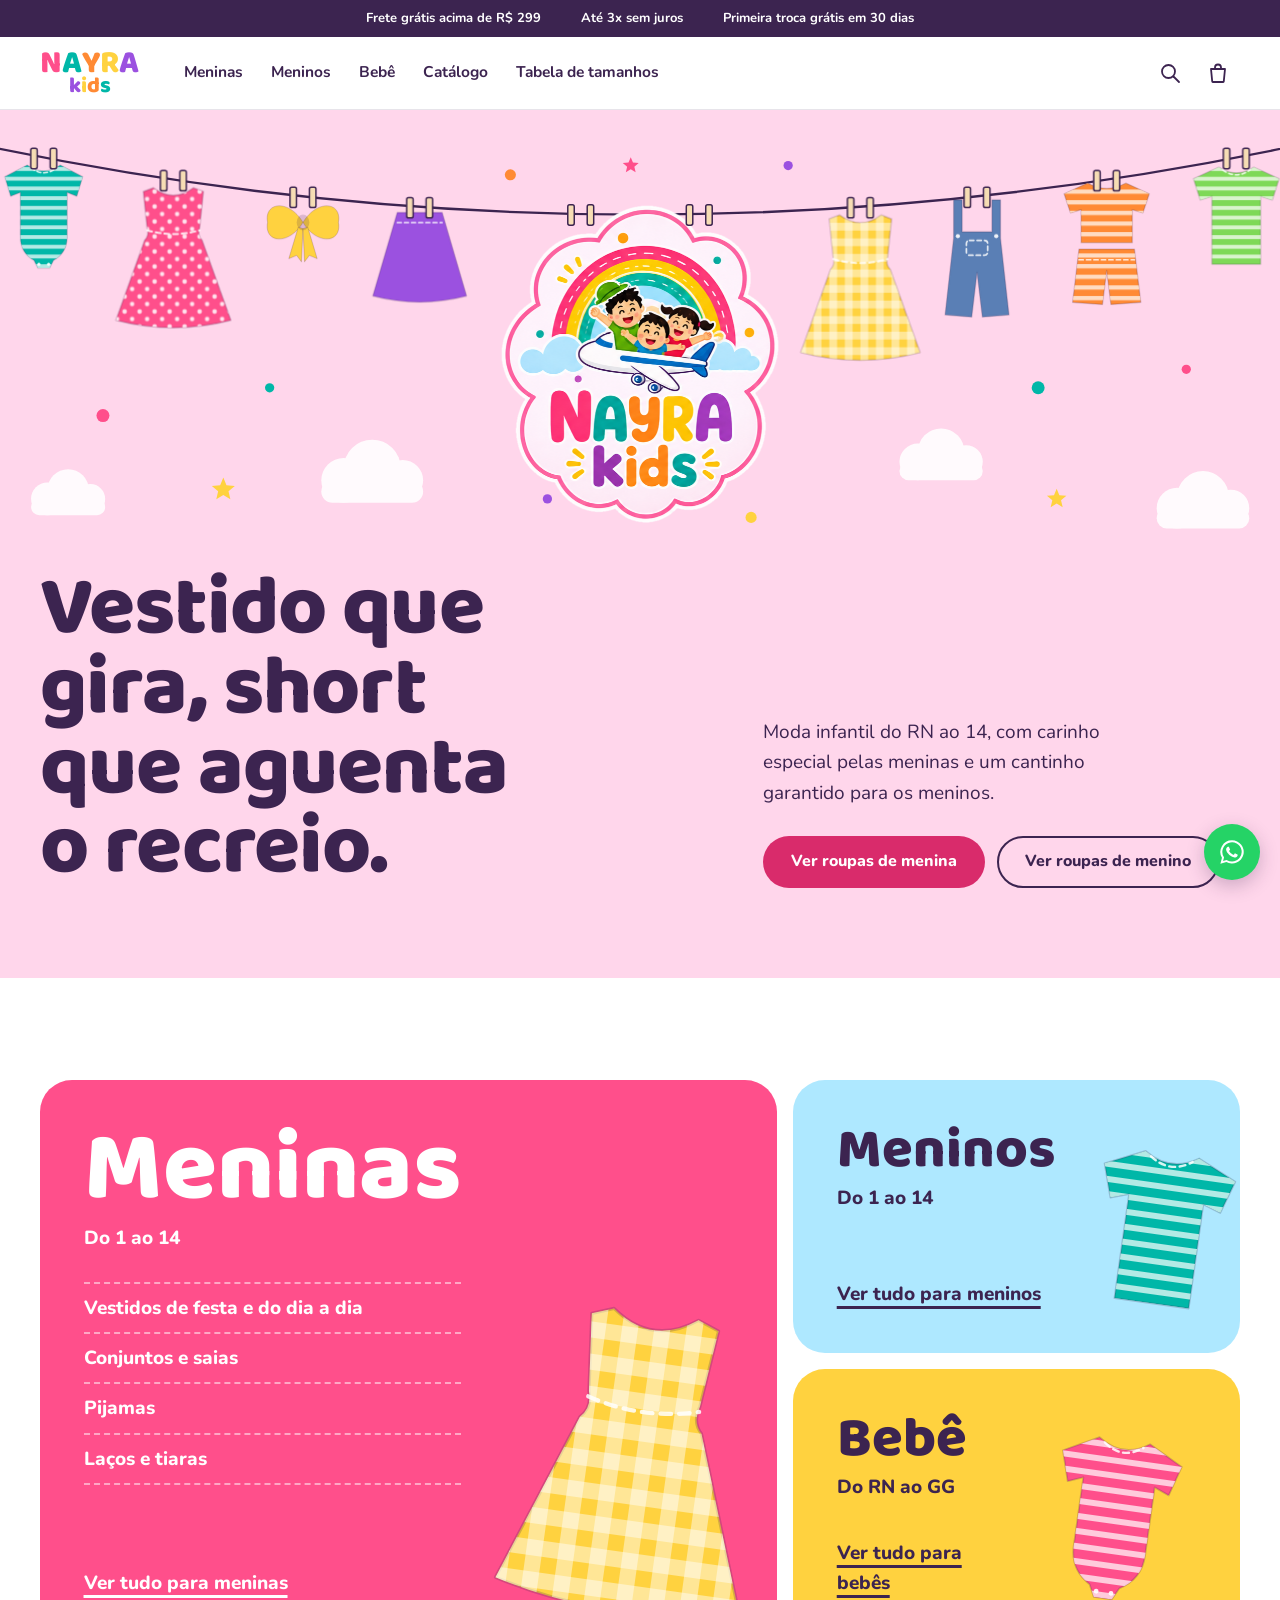
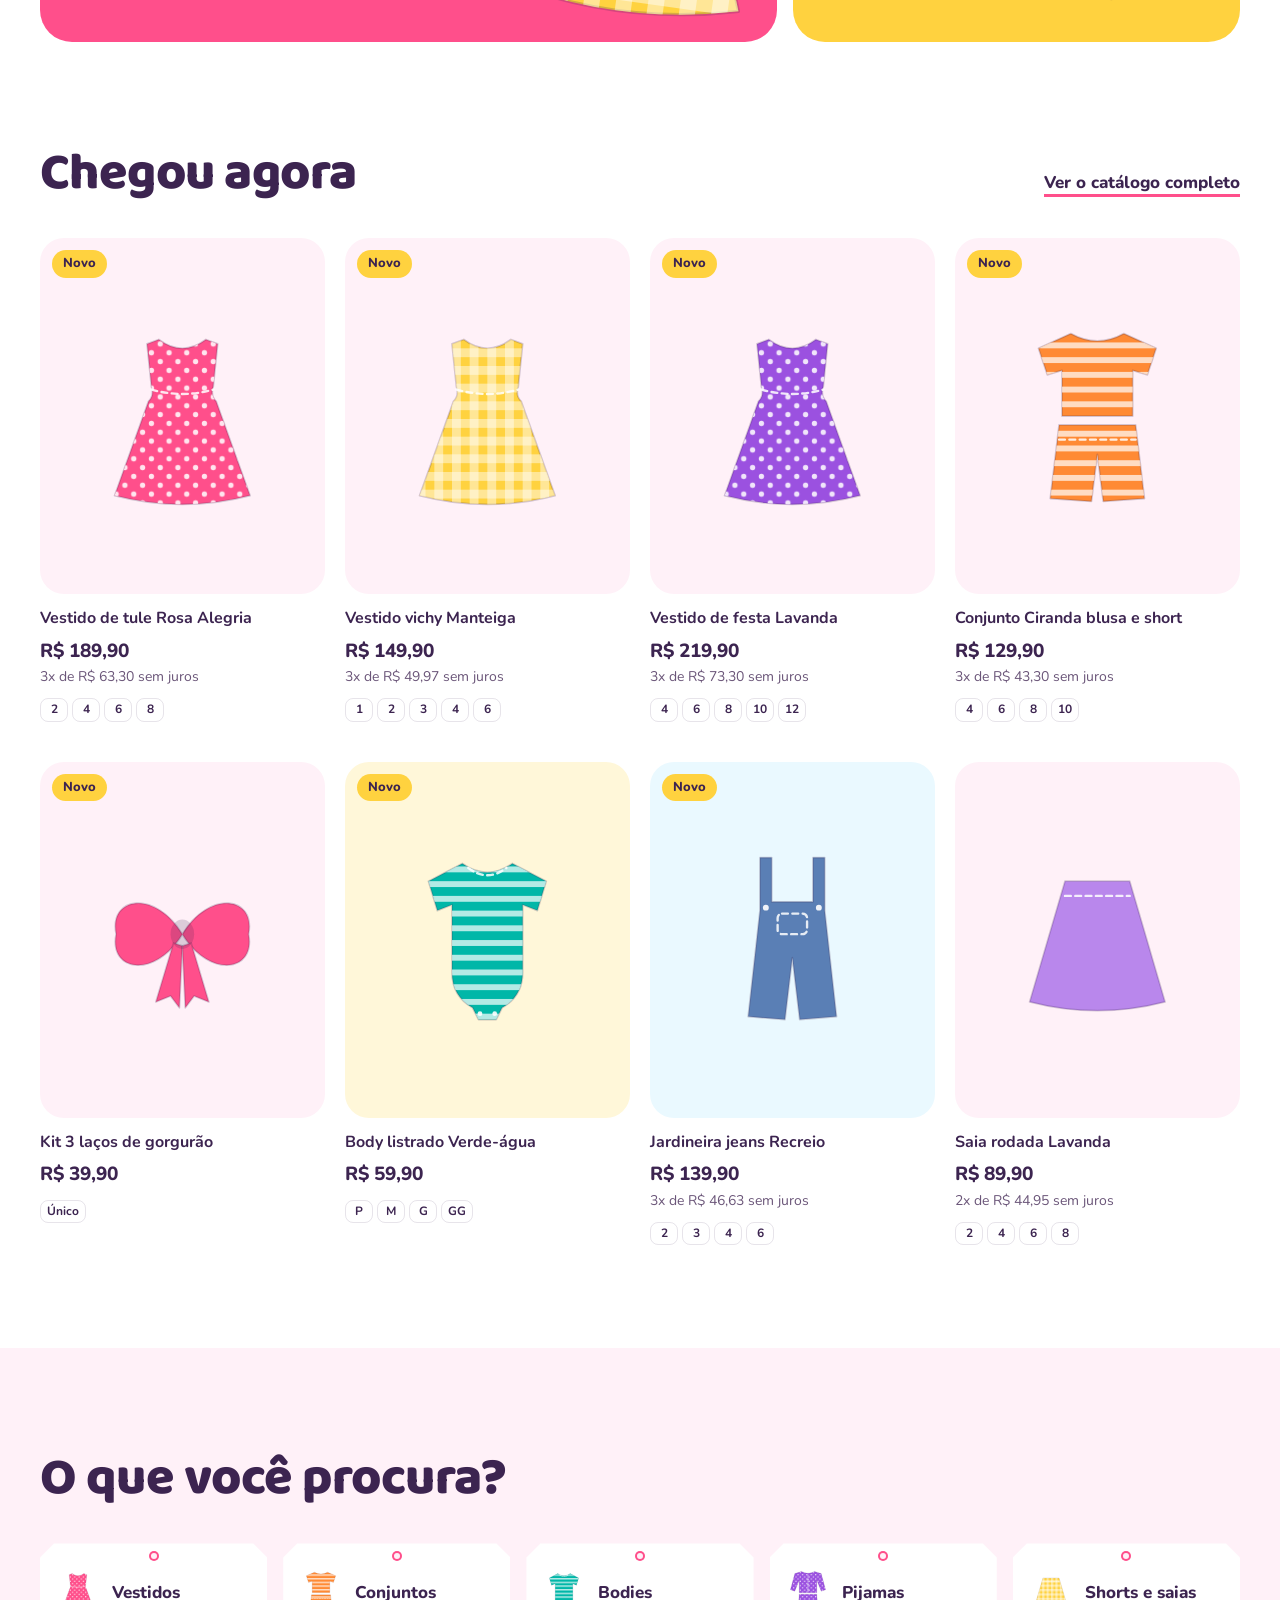
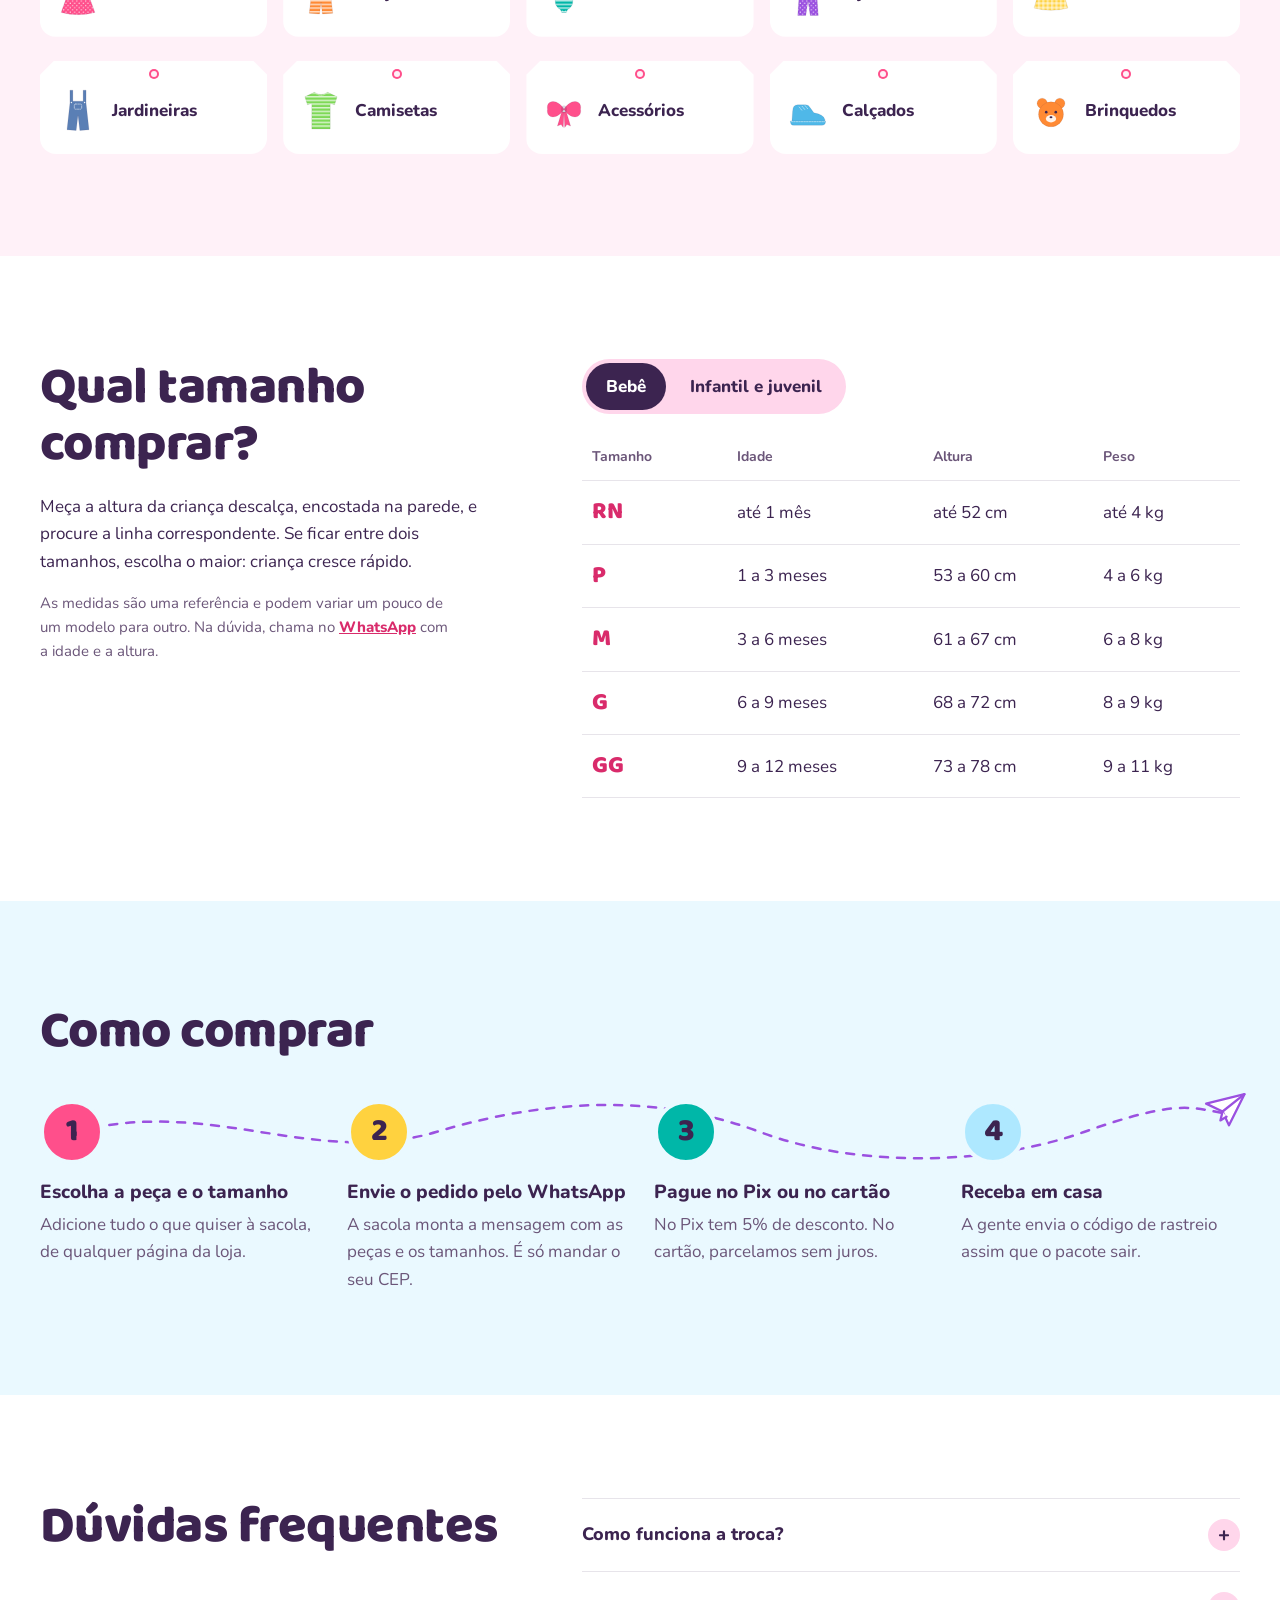
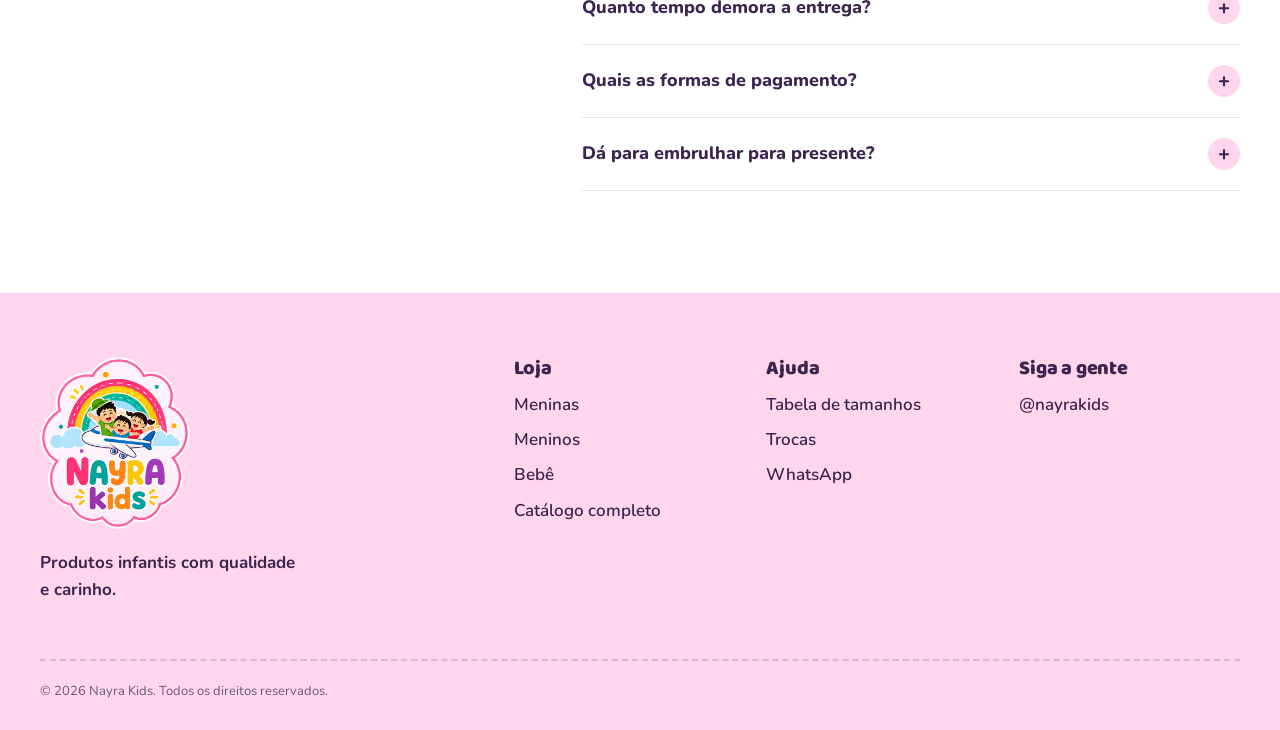
<file: index.html>
<!doctype html>
<html lang="pt-BR">
<head>
  <meta charset="utf-8">
  <meta name="viewport" content="width=device-width, initial-scale=1">
  <title>Nayra Kids | Moda infantil de 0 a 14 anos</title>
  <meta name="description" content="Nayra Kids: vestidos, conjuntos, bodies e pijamas para meninas, com peças para meninos e bebês. Do RN ao 14.">
  <meta name="theme-color" content="#FF4F8B">
  <link rel="icon" href="img/favicon.png" type="image/png">
  <link rel="apple-touch-icon" href="img/apple-touch-icon.png">
  <link rel="preconnect" href="https://fonts.googleapis.com">
  <link rel="preconnect" href="https://fonts.gstatic.com" crossorigin>
  <link href="https://fonts.googleapis.com/css2?family=Baloo+2:wght@600;700;800&family=Nunito:wght@400;600;700;800&display=swap" rel="stylesheet">
  <link rel="stylesheet" href="css/style.css">
</head>
<body>
  <a class="pular" href="#conteudo">Pular para o conteúdo</a>

  <div class="faixa-topo">
    <ul>
      <li data-frete-gratis>Frete grátis acima de R$ 299</li>
      <li data-parcelas>Até 3x sem juros</li>
      <li data-troca>Primeira troca grátis em 30 dias</li>
    </ul>
  </div>

  <header class="cabecalho">
    <div class="cabecalho-dentro">
      <button class="menu-botao" id="menu-botao" aria-expanded="false" aria-controls="menu">
        <span class="menu-icone" aria-hidden="true"></span>
        <span class="sr">Menu</span>
      </button>

      <a href="index.html" class="logo" aria-label="Nayra Kids, página inicial">
        <span class="logo-nayra" aria-hidden="true"><span>N</span><span>A</span><span>Y</span><span>R</span><span>A</span></span>
        <span class="logo-kids" aria-hidden="true"><span>k</span><span>i</span><span>d</span><span>s</span></span>
      </a>

      <nav class="menu" id="menu" aria-label="Principal">
        <a href="produtos.html?para=meninas">Meninas</a>
        <a href="produtos.html?para=meninos">Meninos</a>
        <a href="produtos.html?para=bebe">Bebê</a>
        <a href="produtos.html">Catálogo</a>
        <a href="index.html#tamanhos">Tabela de tamanhos</a>
      </nav>

      <div class="cabecalho-acoes">
        <a href="produtos.html#busca" class="icone-botao" aria-label="Buscar">
          <svg viewBox="0 0 24 24" aria-hidden="true"><circle cx="10.5" cy="10.5" r="6.5"/><path d="M15.5 15.5 21 21"/></svg>
        </a>
        <button type="button" class="icone-botao" data-abrir-sacola aria-label="Abrir sacola">
          <svg viewBox="0 0 24 24" aria-hidden="true"><path d="M5 8h14l-1.2 12.2a1 1 0 0 1-1 .8H7.2a1 1 0 0 1-1-.8z"/><path d="M9 8V6.5a3 3 0 0 1 6 0V8"/></svg>
          <span class="contador" data-contador-sacola hidden>0</span>
        </button>
      </div>
    </div>
  </header>

  <main id="conteudo">

    <!-- VARAL -->
    <section class="abertura">
      <svg id="varal" class="varal" viewBox="0 0 1400 470" preserveAspectRatio="xMidYMin slice" role="group" aria-label="Varal com o logo da Nayra Kids e peças da loja: clique numa peça para ver a categoria"></svg>

      <div class="abertura-texto">
        <h1>Vestido que gira, short que aguenta o recreio.</h1>
        <div class="abertura-lado">
          <p>Moda infantil do RN ao 14, com carinho especial pelas meninas e um cantinho garantido para os meninos.</p>
          <div class="abertura-botoes">
            <a href="produtos.html?para=meninas" class="botao botao-cheio">Ver roupas de menina</a>
            <a href="produtos.html?para=meninos" class="botao botao-secundario">Ver roupas de menino</a>
          </div>
        </div>
      </div>
    </section>

    <!-- PARA QUEM -->
    <section class="secao publicos" aria-labelledby="publicos-titulo">
      <h2 id="publicos-titulo" class="sr">Comprar por público</h2>
      <div class="publicos-grade">
        <a href="produtos.html?para=meninas" class="publico publico-meninas">
          <div class="publico-texto">
            <h3>Meninas</h3>
            <p class="publico-idade">Do 1 ao 14</p>
            <ul>
              <li>Vestidos de festa e do dia a dia</li>
              <li>Conjuntos e saias</li>
              <li>Pijamas</li>
              <li>Laços e tiaras</li>
            </ul>
            <span class="publico-cta">Ver tudo para meninas</span>
          </div>
          <div class="publico-desenho" data-desenho="vestido,#FFD23F,vichy"></div>
        </a>

        <a href="produtos.html?para=meninos" class="publico publico-meninos">
          <div class="publico-texto">
            <h3>Meninos</h3>
            <p class="publico-idade">Do 1 ao 14</p>
            <span class="publico-cta">Ver tudo para meninos</span>
          </div>
          <div class="publico-desenho" data-desenho="camiseta,#00B7A8,listras"></div>
        </a>

        <a href="produtos.html?para=bebe" class="publico publico-bebe">
          <div class="publico-texto">
            <h3>Bebê</h3>
            <p class="publico-idade">Do RN ao GG</p>
            <span class="publico-cta">Ver tudo para bebês</span>
          </div>
          <div class="publico-desenho" data-desenho="body,#FF4F8B,listras"></div>
        </a>
      </div>
    </section>

    <!-- NOVIDADES -->
    <section class="secao novidades" aria-labelledby="novidades-titulo">
      <div class="secao-topo">
        <h2 id="novidades-titulo">Chegou agora</h2>
        <a href="produtos.html?ordem=novos" class="link-sublinhado">Ver o catálogo completo</a>
      </div>
      <div class="grade-produtos" id="grade-novidades"></div>
    </section>

    <!-- CATEGORIAS -->
    <section class="secao categorias" aria-labelledby="categorias-titulo">
      <h2 id="categorias-titulo">O que você procura?</h2>
      <ul class="etiquetas">
        <li><a href="produtos.html?cat=vestidos" class="etiqueta"><span class="etiqueta-desenho" data-desenho="vestido,#FF4F8B,poa"></span>Vestidos</a></li>
        <li><a href="produtos.html?cat=conjuntos" class="etiqueta"><span class="etiqueta-desenho" data-desenho="conjunto,#FF8A34,listras"></span>Conjuntos</a></li>
        <li><a href="produtos.html?cat=bodies" class="etiqueta"><span class="etiqueta-desenho" data-desenho="body,#00B7A8,listras"></span>Bodies</a></li>
        <li><a href="produtos.html?cat=pijamas" class="etiqueta"><span class="etiqueta-desenho" data-desenho="pijama,#9B51E0,poa"></span>Pijamas</a></li>
        <li><a href="produtos.html?cat=shorts-saias" class="etiqueta"><span class="etiqueta-desenho" data-desenho="saia,#FFD23F,vichy"></span>Shorts e saias</a></li>
        <li><a href="produtos.html?cat=jardineiras" class="etiqueta"><span class="etiqueta-desenho" data-desenho="jardineira,#5A7FB5,lisa"></span>Jardineiras</a></li>
        <li><a href="produtos.html?cat=camisetas" class="etiqueta"><span class="etiqueta-desenho" data-desenho="camiseta,#7ED957,listras"></span>Camisetas</a></li>
        <li><a href="produtos.html?cat=acessorios" class="etiqueta"><span class="etiqueta-desenho" data-desenho="laco,#FF4F8B,lisa"></span>Acessórios</a></li>
        <li><a href="produtos.html?cat=calcados" class="etiqueta"><span class="etiqueta-desenho" data-desenho="sapato,#4FB8E8,lisa"></span>Calçados</a></li>
        <li><a href="produtos.html?cat=brinquedos" class="etiqueta"><span class="etiqueta-desenho" data-desenho="ursinho,#FF8A34,lisa"></span>Brinquedos</a></li>
      </ul>
    </section>

    <!-- TABELA DE TAMANHOS -->
    <section class="secao tamanhos" id="tamanhos" aria-labelledby="tamanhos-titulo">
      <div class="tamanhos-intro">
        <h2 id="tamanhos-titulo">Qual tamanho comprar?</h2>
        <p>Meça a altura da criança descalça, encostada na parede, e procure a linha correspondente. Se ficar entre dois tamanhos, escolha o maior: criança cresce rápido.</p>
        <p class="tamanhos-nota">As medidas são uma referência e podem variar um pouco de um modelo para outro. Na dúvida, chama no <a href="#" data-whatsapp="Olá! Preciso de ajuda para escolher o tamanho.">WhatsApp</a> com a idade e a altura.</p>
      </div>

      <div class="tabela-caixa">
        <div class="tabela-abas" role="tablist" aria-label="Faixa de tamanho">
          <button type="button" role="tab" aria-selected="true" data-aba-tabela="bebe" aria-controls="tabela-bebe" id="aba-bebe">Bebê</button>
          <button type="button" role="tab" aria-selected="false" data-aba-tabela="infantil" aria-controls="tabela-infantil" id="aba-infantil">Infantil e juvenil</button>
        </div>

        <div role="tabpanel" id="tabela-bebe" aria-labelledby="aba-bebe" data-painel-tabela="bebe">
          <table class="tabela">
            <thead><tr><th scope="col">Tamanho</th><th scope="col">Idade</th><th scope="col">Altura</th><th scope="col">Peso</th></tr></thead>
            <tbody>
              <tr><th scope="row">RN</th><td>até 1 mês</td><td>até 52 cm</td><td>até 4 kg</td></tr>
              <tr><th scope="row">P</th><td>1 a 3 meses</td><td>53 a 60 cm</td><td>4 a 6 kg</td></tr>
              <tr><th scope="row">M</th><td>3 a 6 meses</td><td>61 a 67 cm</td><td>6 a 8 kg</td></tr>
              <tr><th scope="row">G</th><td>6 a 9 meses</td><td>68 a 72 cm</td><td>8 a 9 kg</td></tr>
              <tr><th scope="row">GG</th><td>9 a 12 meses</td><td>73 a 78 cm</td><td>9 a 11 kg</td></tr>
            </tbody>
          </table>
        </div>

        <div role="tabpanel" id="tabela-infantil" aria-labelledby="aba-infantil" data-painel-tabela="infantil" hidden>
          <table class="tabela">
            <thead><tr><th scope="col">Tamanho</th><th scope="col">Idade</th><th scope="col">Altura</th></tr></thead>
            <tbody>
              <tr><th scope="row">1</th><td>1 ano</td><td>76 a 82 cm</td></tr>
              <tr><th scope="row">2</th><td>2 anos</td><td>83 a 92 cm</td></tr>
              <tr><th scope="row">3</th><td>3 anos</td><td>93 a 98 cm</td></tr>
              <tr><th scope="row">4</th><td>4 anos</td><td>99 a 106 cm</td></tr>
              <tr><th scope="row">6</th><td>5 a 6 anos</td><td>107 a 118 cm</td></tr>
              <tr><th scope="row">8</th><td>7 a 8 anos</td><td>119 a 130 cm</td></tr>
              <tr><th scope="row">10</th><td>9 a 10 anos</td><td>131 a 140 cm</td></tr>
              <tr><th scope="row">12</th><td>11 a 12 anos</td><td>141 a 152 cm</td></tr>
              <tr><th scope="row">14</th><td>13 a 14 anos</td><td>153 a 160 cm</td></tr>
            </tbody>
          </table>
        </div>
      </div>
    </section>

    <!-- COMO COMPRAR -->
    <section class="secao como-comprar" aria-labelledby="como-titulo">
      <h2 id="como-titulo">Como comprar</h2>
      <div class="passos-caixa">
        <svg class="trilha" viewBox="0 0 1000 64" preserveAspectRatio="none" aria-hidden="true" focusable="false">
          <path d="M30 32 C 140 -4, 230 68, 330 32 S 520 -4, 600 32 S 790 66, 870 32 S 960 8, 990 14"/>
        </svg>
        <svg class="aviaozinho" viewBox="0 0 48 48" aria-hidden="true" focusable="false">
          <path d="M4 22 L44 6 L32 42 L23 28 Z"/><path d="M23 28 L44 6"/><path d="M23 28 L22 38 L28 33"/>
        </svg>
      <ol class="passos">
        <li>
          <h3>Escolha a peça e o tamanho</h3>
          <p>Adicione tudo o que quiser à sacola, de qualquer página da loja.</p>
        </li>
        <li>
          <h3>Envie o pedido pelo WhatsApp</h3>
          <p>A sacola monta a mensagem com as peças e os tamanhos. É só mandar o seu CEP.</p>
        </li>
        <li>
          <h3>Pague no Pix ou no cartão</h3>
          <p>No Pix tem <span data-pix>5%</span> de desconto. No cartão, parcelamos sem juros.</p>
        </li>
        <li>
          <h3>Receba em casa</h3>
          <p>A gente envia o código de rastreio assim que o pacote sair.</p>
        </li>
      </ol>
      </div>
    </section>

    <!-- DÚVIDAS -->
    <section class="secao duvidas" aria-labelledby="duvidas-titulo">
      <h2 id="duvidas-titulo">Dúvidas frequentes</h2>
      <div class="duvidas-lista">
        <details>
          <summary>Como funciona a troca?</summary>
          <p>Você tem <span data-dias-troca>30</span> dias a partir do recebimento para trocar por outro tamanho ou outra peça. A peça precisa estar sem uso, com a etiqueta. A primeira troca é por nossa conta.</p>
        </details>
        <details>
          <summary>Quanto tempo demora a entrega?</summary>
          <p>Enviamos em até 2 dias úteis depois da confirmação do pagamento. O prazo dos Correios depende do seu CEP, e a gente informa o valor e o prazo antes de você pagar.</p>
        </details>
        <details>
          <summary>Quais as formas de pagamento?</summary>
          <p>Pix, cartão de crédito com parcelamento sem juros e cartão de débito.</p>
        </details>
        <details>
          <summary>Dá para embrulhar para presente?</summary>
          <p>Dá sim. Avise na mensagem do pedido e mandamos com papel de seda e cartãozinho escrito à mão.</p>
        </details>
      </div>
    </section>

  </main>

  <footer class="rodape">
    <div class="rodape-dentro">
      <div class="rodape-marca">
        <a href="index.html" class="rodape-logo" aria-label="Nayra Kids, página inicial">
          <img src="img/logo-nayra-kids.png" alt="" width="150" height="172" loading="lazy">
        </a>
        <p>Produtos infantis com qualidade e carinho.</p>
      </div>
      <nav class="rodape-col" aria-label="Loja">
        <h2>Loja</h2>
        <a href="produtos.html?para=meninas">Meninas</a>
        <a href="produtos.html?para=meninos">Meninos</a>
        <a href="produtos.html?para=bebe">Bebê</a>
        <a href="produtos.html">Catálogo completo</a>
      </nav>
      <nav class="rodape-col" aria-label="Ajuda">
        <h2>Ajuda</h2>
        <a href="index.html#tamanhos">Tabela de tamanhos</a>
        <a href="#" data-whatsapp="Olá! Quero falar sobre uma troca.">Trocas</a>
        <a href="#" data-whatsapp="Olá, Nayra Kids!" target="_blank" rel="noopener">WhatsApp</a>
      </nav>
      <div class="rodape-col">
        <h2>Siga a gente</h2>
        <a href="#" data-instagram="texto" target="_blank" rel="noopener">@nayrakids</a>
      </div>
    </div>
    <p class="rodape-final">© <span data-ano>2026</span> Nayra Kids. Todos os direitos reservados.</p>
  </footer>

  <a href="#" class="whats-flutuante" data-whatsapp="Olá, Nayra Kids!" target="_blank" rel="noopener" aria-label="Conversar no WhatsApp">
    <svg viewBox="0 0 32 32" aria-hidden="true"><path d="M16 3.5A12.4 12.4 0 0 0 5.3 22.2L3.6 28.4l6.4-1.7A12.4 12.4 0 1 0 16 3.5Zm0 22.7a10.3 10.3 0 0 1-5.3-1.5l-.4-.2-3.8 1 1-3.7-.2-.4A10.3 10.3 0 1 1 16 26.2Zm5.7-7.7c-.3-.2-1.8-.9-2.1-1s-.5-.2-.7.2-.8 1-1 1.2-.4.2-.7.1a8.4 8.4 0 0 1-4.2-3.7c-.3-.5.3-.5.9-1.6.1-.2 0-.4 0-.5l-1-2.3c-.2-.6-.5-.5-.7-.5h-.6a1.1 1.1 0 0 0-.8.4 3.4 3.4 0 0 0-1.1 2.5 5.9 5.9 0 0 0 1.2 3.1 13.5 13.5 0 0 0 5.2 4.6c1.9.8 2.7.9 3.6.8a3.1 3.1 0 0 0 2.1-1.5 2.6 2.6 0 0 0 .2-1.5c-.1-.1-.3-.2-.6-.3Z"/></svg>
  </a>

  <!-- SACOLA -->
  <div class="sacola" id="sacola" hidden>
    <div class="sacola-fundo" id="sacola-fundo"></div>
    <aside class="sacola-painel" role="dialog" aria-modal="true" aria-labelledby="sacola-titulo">
      <div class="sacola-topo">
        <h2 id="sacola-titulo">Sua sacola</h2>
        <button type="button" class="fechar" id="sacola-fechar" aria-label="Fechar sacola">×</button>
      </div>
      <div class="sacola-frete" id="sacola-frete" hidden>
        <p id="sacola-frete-texto"></p>
        <div class="barra"><span id="sacola-frete-barra"></span></div>
      </div>
      <div class="sacola-itens" id="sacola-itens"></div>
      <div class="sacola-rodape" id="sacola-rodape" hidden>
        <p class="sacola-linha"><span>Subtotal</span><strong id="sacola-subtotal"></strong></p>
        <p class="sacola-pix" id="sacola-pix"></p>
        <button type="button" class="botao botao-cheio botao-largo" id="sacola-finalizar">Enviar pedido pelo WhatsApp</button>
        <p class="sacola-obs">O frete é calculado pelo seu CEP na conversa.</p>
      </div>
    </aside>
  </div>

  <!-- PRODUTO -->
  <dialog class="janela" id="janela-produto" aria-labelledby="janela-titulo">
    <button type="button" class="fechar janela-fechar" id="janela-fechar" aria-label="Fechar">×</button>
    <div class="janela-conteudo" id="janela-conteudo"></div>
  </dialog>

  <script src="js/config.js"></script>
  <script src="js/produtos.js"></script>
  <script src="js/app.js"></script>
</body>
</html>
</file>
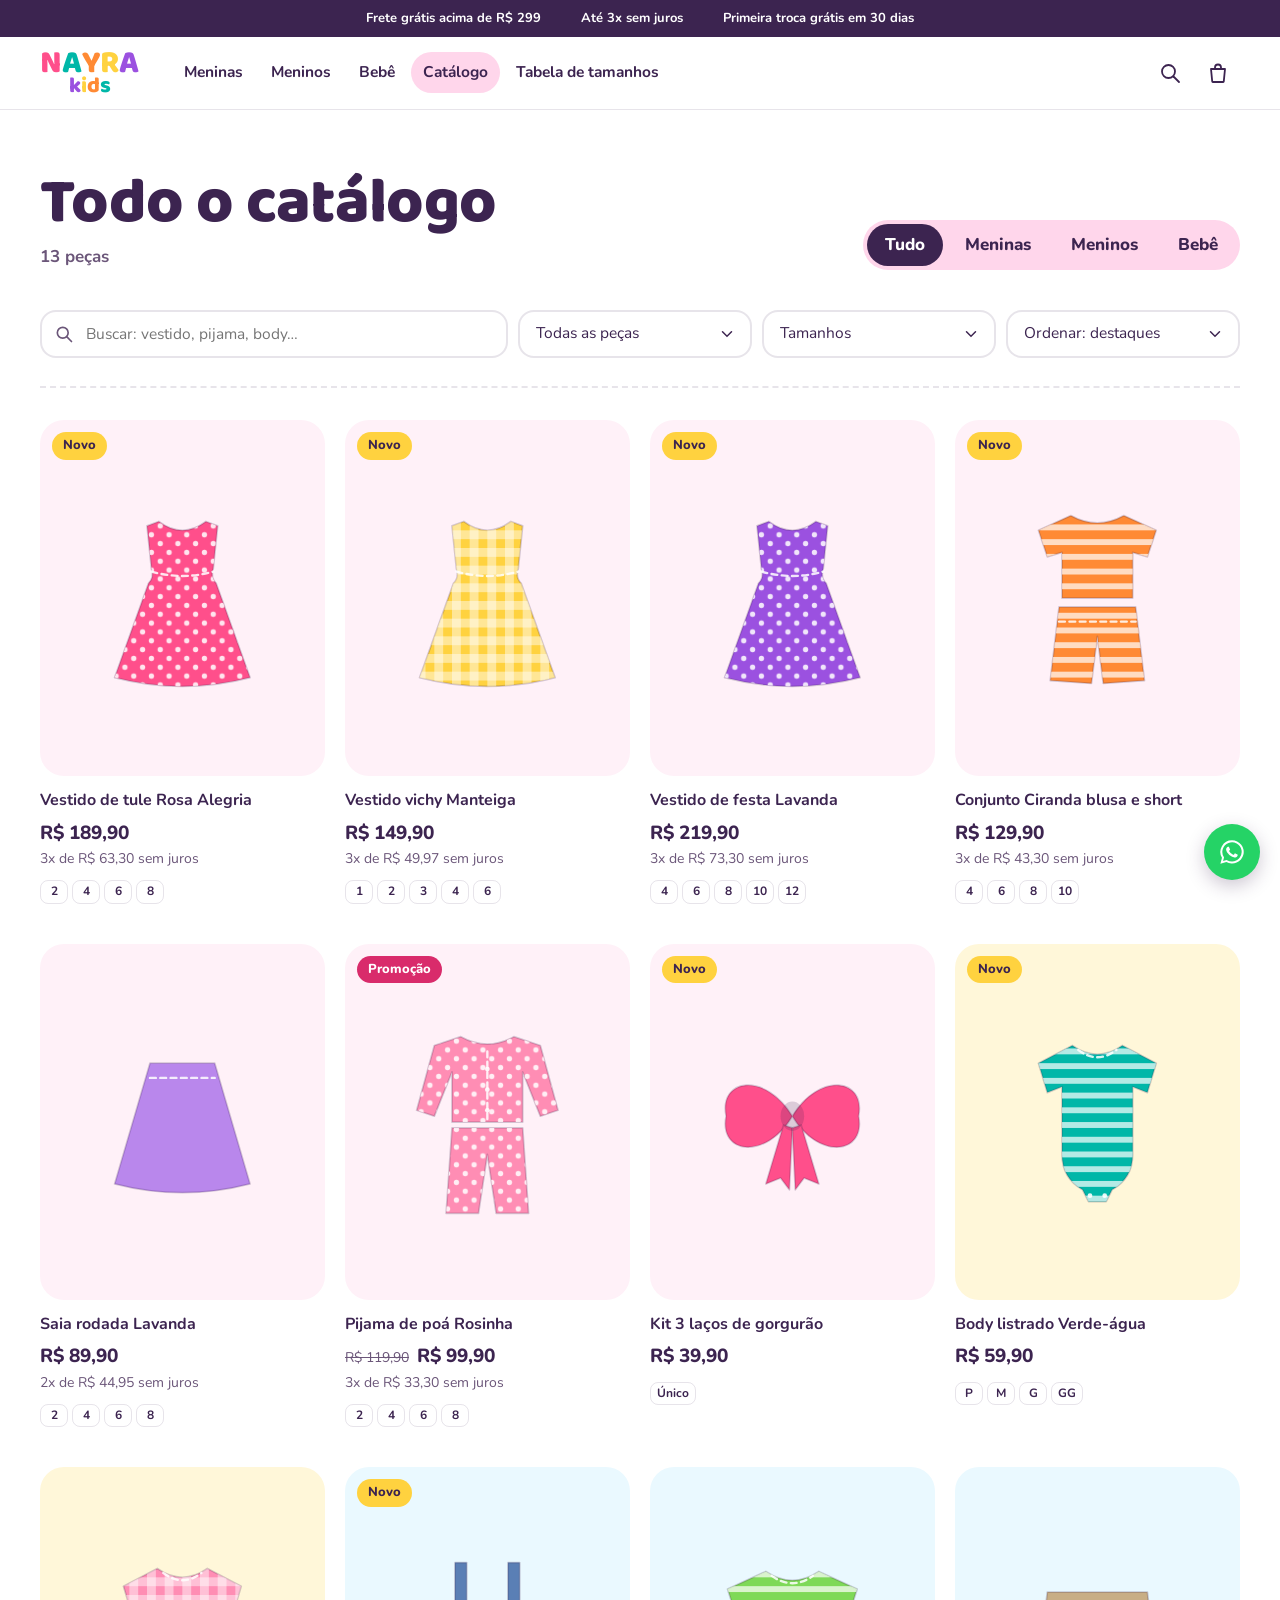
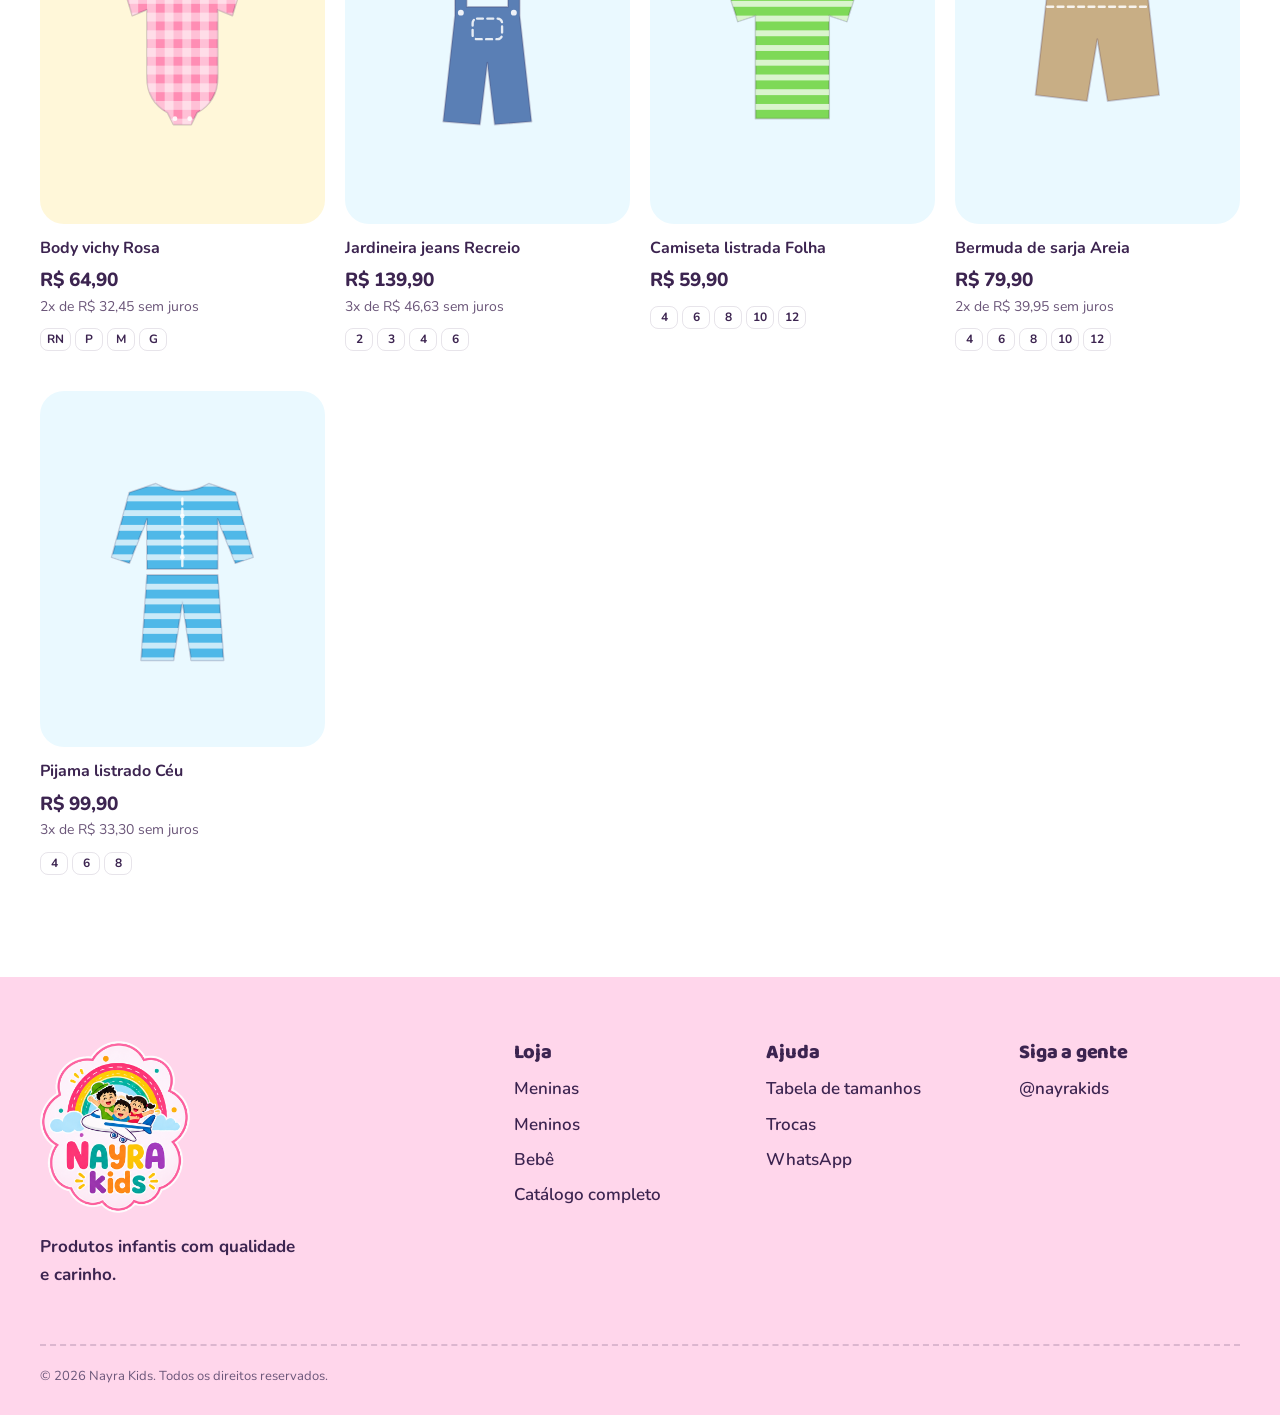
<file: produtos.html>
<!doctype html>
<html lang="pt-BR">
<head>
  <meta charset="utf-8">
  <meta name="viewport" content="width=device-width, initial-scale=1">
  <title>Catálogo | Nayra Kids</title>
  <meta name="description" content="Catálogo Nayra Kids: vestidos, conjuntos, bodies, pijamas, calçados e acessórios para meninas, meninos e bebês.">
  <meta name="theme-color" content="#FF4F8B">
  <link rel="icon" href="img/favicon.png" type="image/png">
  <link rel="apple-touch-icon" href="img/apple-touch-icon.png">
  <link rel="preconnect" href="https://fonts.googleapis.com">
  <link rel="preconnect" href="https://fonts.gstatic.com" crossorigin>
  <link href="https://fonts.googleapis.com/css2?family=Baloo+2:wght@600;700;800&family=Nunito:wght@400;600;700;800&display=swap" rel="stylesheet">
  <link rel="stylesheet" href="css/style.css">
</head>
<body>
  <a class="pular" href="#conteudo">Pular para o conteúdo</a>

  <div class="faixa-topo">
    <ul>
      <li data-frete-gratis>Frete grátis acima de R$ 299</li>
      <li data-parcelas>Até 3x sem juros</li>
      <li data-troca>Primeira troca grátis em 30 dias</li>
    </ul>
  </div>

  <header class="cabecalho">
    <div class="cabecalho-dentro">
      <button class="menu-botao" id="menu-botao" aria-expanded="false" aria-controls="menu">
        <span class="menu-icone" aria-hidden="true"></span>
        <span class="sr">Menu</span>
      </button>

      <a href="index.html" class="logo" aria-label="Nayra Kids, página inicial">
        <span class="logo-nayra" aria-hidden="true"><span>N</span><span>A</span><span>Y</span><span>R</span><span>A</span></span>
        <span class="logo-kids" aria-hidden="true"><span>k</span><span>i</span><span>d</span><span>s</span></span>
      </a>

      <nav class="menu" id="menu" aria-label="Principal">
        <a href="produtos.html?para=meninas">Meninas</a>
        <a href="produtos.html?para=meninos">Meninos</a>
        <a href="produtos.html?para=bebe">Bebê</a>
        <a href="produtos.html" aria-current="page">Catálogo</a>
        <a href="index.html#tamanhos">Tabela de tamanhos</a>
      </nav>

      <div class="cabecalho-acoes">
        <a href="produtos.html#busca" class="icone-botao" aria-label="Buscar">
          <svg viewBox="0 0 24 24" aria-hidden="true"><circle cx="10.5" cy="10.5" r="6.5"/><path d="M15.5 15.5 21 21"/></svg>
        </a>
        <button type="button" class="icone-botao" data-abrir-sacola aria-label="Abrir sacola">
          <svg viewBox="0 0 24 24" aria-hidden="true"><path d="M5 8h14l-1.2 12.2a1 1 0 0 1-1 .8H7.2a1 1 0 0 1-1-.8z"/><path d="M9 8V6.5a3 3 0 0 1 6 0V8"/></svg>
          <span class="contador" data-contador-sacola hidden>0</span>
        </button>
      </div>
    </div>
  </header>

  <main id="conteudo" class="catalogo">
    <div class="catalogo-topo">
      <div>
        <h1 id="catalogo-titulo">Todo o catálogo</h1>
        <p id="catalogo-contagem" class="catalogo-contagem" aria-live="polite"></p>
      </div>
      <div class="filtro-publico" role="group" aria-label="Para quem">
        <button type="button" data-filtro-para="">Tudo</button>
        <button type="button" data-filtro-para="meninas">Meninas</button>
        <button type="button" data-filtro-para="meninos">Meninos</button>
        <button type="button" data-filtro-para="bebe">Bebê</button>
      </div>
    </div>

    <form class="filtros" id="form-busca" role="search">
      <label class="filtro filtro-busca" id="busca">
        <span class="sr">Buscar peça</span>
        <svg viewBox="0 0 24 24" aria-hidden="true"><circle cx="10.5" cy="10.5" r="6.5"/><path d="M15.5 15.5 21 21"/></svg>
        <input type="search" id="filtro-busca" placeholder="Buscar: vestido, pijama, body…" autocomplete="off">
      </label>
      <label class="filtro">
        <span class="sr">Categoria</span>
        <select id="filtro-categoria"></select>
      </label>
      <label class="filtro">
        <span class="sr">Tamanho</span>
        <select id="filtro-tamanho"></select>
      </label>
      <label class="filtro">
        <span class="sr">Ordenar</span>
        <select id="filtro-ordem">
          <option value="relevancia">Ordenar: destaques</option>
          <option value="novos">Novidades primeiro</option>
          <option value="menor">Menor preço</option>
          <option value="maior">Maior preço</option>
        </select>
      </label>
    </form>

    <div class="grade-produtos grade-catalogo" id="grade-catalogo"></div>
  </main>

  <footer class="rodape">
    <div class="rodape-dentro">
      <div class="rodape-marca">
        <a href="index.html" class="rodape-logo" aria-label="Nayra Kids, página inicial">
          <img src="img/logo-nayra-kids.png" alt="" width="150" height="172" loading="lazy">
        </a>
        <p>Produtos infantis com qualidade e carinho.</p>
      </div>
      <nav class="rodape-col" aria-label="Loja">
        <h2>Loja</h2>
        <a href="produtos.html?para=meninas">Meninas</a>
        <a href="produtos.html?para=meninos">Meninos</a>
        <a href="produtos.html?para=bebe">Bebê</a>
        <a href="produtos.html">Catálogo completo</a>
      </nav>
      <nav class="rodape-col" aria-label="Ajuda">
        <h2>Ajuda</h2>
        <a href="index.html#tamanhos">Tabela de tamanhos</a>
        <a href="#" data-whatsapp="Olá! Quero falar sobre uma troca.">Trocas</a>
        <a href="#" data-whatsapp="Olá, Nayra Kids!" target="_blank" rel="noopener">WhatsApp</a>
      </nav>
      <div class="rodape-col">
        <h2>Siga a gente</h2>
        <a href="#" data-instagram="texto" target="_blank" rel="noopener">@nayrakids</a>
      </div>
    </div>
    <p class="rodape-final">© <span data-ano>2026</span> Nayra Kids. Todos os direitos reservados.</p>
  </footer>

  <a href="#" class="whats-flutuante" data-whatsapp="Olá, Nayra Kids!" target="_blank" rel="noopener" aria-label="Conversar no WhatsApp">
    <svg viewBox="0 0 32 32" aria-hidden="true"><path d="M16 3.5A12.4 12.4 0 0 0 5.3 22.2L3.6 28.4l6.4-1.7A12.4 12.4 0 1 0 16 3.5Zm0 22.7a10.3 10.3 0 0 1-5.3-1.5l-.4-.2-3.8 1 1-3.7-.2-.4A10.3 10.3 0 1 1 16 26.2Zm5.7-7.7c-.3-.2-1.8-.9-2.1-1s-.5-.2-.7.2-.8 1-1 1.2-.4.2-.7.1a8.4 8.4 0 0 1-4.2-3.7c-.3-.5.3-.5.9-1.6.1-.2 0-.4 0-.5l-1-2.3c-.2-.6-.5-.5-.7-.5h-.6a1.1 1.1 0 0 0-.8.4 3.4 3.4 0 0 0-1.1 2.5 5.9 5.9 0 0 0 1.2 3.1 13.5 13.5 0 0 0 5.2 4.6c1.9.8 2.7.9 3.6.8a3.1 3.1 0 0 0 2.1-1.5 2.6 2.6 0 0 0 .2-1.5c-.1-.1-.3-.2-.6-.3Z"/></svg>
  </a>

  <!-- SACOLA -->
  <div class="sacola" id="sacola" hidden>
    <div class="sacola-fundo" id="sacola-fundo"></div>
    <aside class="sacola-painel" role="dialog" aria-modal="true" aria-labelledby="sacola-titulo">
      <div class="sacola-topo">
        <h2 id="sacola-titulo">Sua sacola</h2>
        <button type="button" class="fechar" id="sacola-fechar" aria-label="Fechar sacola">×</button>
      </div>
      <div class="sacola-frete" id="sacola-frete" hidden>
        <p id="sacola-frete-texto"></p>
        <div class="barra"><span id="sacola-frete-barra"></span></div>
      </div>
      <div class="sacola-itens" id="sacola-itens"></div>
      <div class="sacola-rodape" id="sacola-rodape" hidden>
        <p class="sacola-linha"><span>Subtotal</span><strong id="sacola-subtotal"></strong></p>
        <p class="sacola-pix" id="sacola-pix"></p>
        <button type="button" class="botao botao-cheio botao-largo" id="sacola-finalizar">Enviar pedido pelo WhatsApp</button>
        <p class="sacola-obs">O frete é calculado pelo seu CEP na conversa.</p>
      </div>
    </aside>
  </div>

  <!-- PRODUTO -->
  <dialog class="janela" id="janela-produto" aria-labelledby="janela-titulo">
    <button type="button" class="fechar janela-fechar" id="janela-fechar" aria-label="Fechar">×</button>
    <div class="janela-conteudo" id="janela-conteudo"></div>
  </dialog>

  <script src="js/config.js"></script>
  <script src="js/produtos.js"></script>
  <script src="js/app.js"></script>
</body>
</html>
</file>
<file: css/style.css>
/* =========================================================
   NAYRA KIDS
   Base: Manual de Identidade Visual 2026
   Cores oficiais: rosa alegria, verde água, laranja, amarelo,
   roxo, rosa claro, azul céu, verde folha.
   Tipos: Baloo 2 (títulos e logo) + Nunito (textos)
   ========================================================= */

:root {
  /* paleta oficial */
  --rosa: #FF4F8B;          /* principal */
  --verde-agua: #00B7A8;    /* secundária */
  --laranja: #FF8A34;       /* destaque */
  --amarelo: #FFD23F;       /* apoio */
  --roxo: #9B51E0;          /* complementar */
  --rosa-claro: #FFD6EB;    /* fundos */
  --azul-ceu: #AEE8FF;      /* apoio */
  --verde-folha: #7ED957;   /* detalhes */

  /* derivadas: para texto e botões com contraste acessível */
  --rosa-forte: #D92B6B;
  --rosa-forte-hover: #B81F57;
  --rosa-bem-claro: #FFF1F8;
  --ceu-bem-claro: #EAF9FF;
  --amarelo-bem-claro: #FFF7D9;
  --tinta: #3C2450;         /* texto principal (roxo bem escuro do manual) */
  --tinta-suave: #6B5679;
  --branco: #FFFFFF;
  --linha: rgba(60, 36, 80, 0.12);

  --fonte-titulo: 'Baloo 2', 'Arial Rounded MT Bold', system-ui, sans-serif;
  --fonte: 'Nunito', system-ui, -apple-system, 'Segoe UI', sans-serif;

  --largura: 1240px;
  --margem: clamp(16px, 4vw, 40px);
  --encaixe: max(var(--margem), calc((100% - var(--largura)) / 2));
}

*,
*::before,
*::after { box-sizing: border-box; }

html { -webkit-text-size-adjust: 100%; scroll-behavior: smooth; scroll-padding-top: 90px; }

body {
  margin: 0;
  font-family: var(--fonte);
  font-size: 1.0625rem;
  line-height: 1.6;
  color: var(--tinta);
  background: var(--branco);
  -webkit-font-smoothing: antialiased;
}

body.travado { overflow: hidden; }

img, svg { display: block; max-width: 100%; }

h1, h2, h3 { margin: 0; line-height: 1.1; }

h1, h2 {
  font-family: var(--fonte-titulo);
  font-weight: 800;
  letter-spacing: -0.01em;
}

p { margin: 0; }

a { color: inherit; }

button, input, select { font: inherit; color: inherit; }

button { cursor: pointer; }

:focus-visible {
  outline: 3px solid var(--tinta);
  outline-offset: 3px;
  border-radius: 6px;
}

.sr {
  position: absolute !important;
  width: 1px; height: 1px;
  overflow: hidden;
  clip: rect(0 0 0 0);
  white-space: nowrap;
}

.pular {
  position: absolute;
  left: 16px; top: -60px;
  z-index: 100;
  background: var(--tinta);
  color: var(--branco);
  padding: 10px 16px;
  border-radius: 999px;
  text-decoration: none;
}
.pular:focus { top: 12px; }

/* ---------- botões e links ---------- */

.botao {
  display: inline-flex;
  align-items: center;
  justify-content: center;
  min-height: 52px;
  padding: 0 26px;
  border-radius: 999px;
  border: 2px solid transparent;
  font-weight: 800;
  font-size: 1rem;
  text-decoration: none;
  transition: background-color .15s, color .15s, border-color .15s;
}

.botao-cheio { background: var(--rosa-forte); color: var(--branco); }
.botao-cheio:hover { background: var(--rosa-forte-hover); }
.botao-cheio:disabled { background: #B9A9C2; cursor: not-allowed; }

.botao-secundario { border-color: var(--tinta); color: var(--tinta); background: transparent; }
.botao-secundario:hover { background: var(--tinta); color: var(--branco); }

.botao-largo { width: 100%; }

.link-sublinhado {
  font-weight: 800;
  text-decoration: underline;
  text-decoration-thickness: 3px;
  text-underline-offset: 6px;
  text-decoration-color: var(--rosa);
}
.link-sublinhado:hover { color: var(--rosa-forte); }

/* ---------- faixa do topo ---------- */

.faixa-topo {
  background: var(--tinta);
  color: var(--branco);
  font-size: 0.8125rem;
  font-weight: 700;
}
.faixa-topo ul {
  list-style: none;
  margin: 0 auto;
  padding: 8px var(--margem);
  max-width: var(--largura);
  display: flex;
  justify-content: center;
  gap: 40px;
}
@media (max-width: 720px) {
  .faixa-topo li:not(:first-child) { display: none; }
}

/* ---------- cabeçalho ---------- */

.cabecalho {
  position: sticky;
  top: 0;
  z-index: 30;
  background: var(--branco);
  border-bottom: 1px solid var(--linha);
}

.cabecalho-dentro {
  display: flex;
  align-items: center;
  gap: 32px;
  max-width: calc(var(--largura) + 2 * var(--margem));
  margin: 0 auto;
  padding: 8px var(--margem);
  min-height: 72px;
}

/* assinatura simplificada do manual: NAYRA com uma cor por letra, kids embaixo */
.logo {
  display: inline-flex;
  flex-direction: column;
  align-items: center;
  text-decoration: none;
  font-family: var(--fonte-titulo);
  font-weight: 800;
  line-height: 0.82;
  flex-shrink: 0;
}
.logo-nayra { font-size: 2rem; letter-spacing: 0.01em; }
.logo-kids { font-size: 1.375rem; }
.logo-nayra span:nth-child(1) { color: var(--rosa); }
.logo-nayra span:nth-child(2) { color: var(--verde-agua); }
.logo-nayra span:nth-child(3) { color: var(--laranja); }
.logo-nayra span:nth-child(4) { color: var(--amarelo); }
.logo-nayra span:nth-child(5) { color: var(--roxo); }
.logo-kids span:nth-child(1) { color: var(--roxo); }
.logo-kids span:nth-child(2) { color: var(--amarelo); }
.logo-kids span:nth-child(3) { color: var(--laranja); }
.logo-kids span:nth-child(4) { color: var(--verde-agua); }

.menu {
  display: flex;
  gap: 4px;
  margin-right: auto;
}
.menu a {
  padding: 8px 12px;
  border-radius: 999px;
  text-decoration: none;
  font-weight: 700;
  font-size: 0.9688rem;
}
.menu a:hover { background: var(--rosa-bem-claro); }
.menu a[aria-current="page"] { background: var(--rosa-claro); }

.cabecalho-acoes { display: flex; gap: 4px; margin-left: auto; }

.icone-botao {
  position: relative;
  display: grid;
  place-items: center;
  width: 44px; height: 44px;
  border-radius: 50%;
  border: 0;
  background: transparent;
  color: var(--tinta);
}
.icone-botao:hover { background: var(--rosa-bem-claro); }
.icone-botao svg {
  width: 24px; height: 24px;
  fill: none;
  stroke: currentColor;
  stroke-width: 1.8;
  stroke-linecap: round;
  stroke-linejoin: round;
}

.contador {
  position: absolute;
  top: 2px; right: 0;
  min-width: 20px; height: 20px;
  padding: 0 5px;
  border-radius: 999px;
  background: var(--rosa-forte);
  color: var(--branco);
  font-size: 0.75rem;
  font-weight: 800;
  line-height: 20px;
  text-align: center;
}
.contador[hidden] { display: none; }

.menu-botao {
  display: none;
  width: 44px; height: 44px;
  border: 0;
  background: transparent;
  border-radius: 50%;
  place-items: center;
}
.menu-icone,
.menu-icone::before,
.menu-icone::after {
  display: block;
  width: 22px; height: 2px;
  background: var(--tinta);
  border-radius: 2px;
  position: relative;
  transition: transform .2s;
}
.menu-icone::before, .menu-icone::after { content: ''; position: absolute; left: 0; }
.menu-icone::before { top: -7px; }
.menu-icone::after { top: 7px; }
.menu-botao[aria-expanded="true"] .menu-icone { background: transparent; }
.menu-botao[aria-expanded="true"] .menu-icone::before { transform: translateY(7px) rotate(45deg); }
.menu-botao[aria-expanded="true"] .menu-icone::after { transform: translateY(-7px) rotate(-45deg); }

@media (max-width: 920px) {
  .cabecalho-dentro { gap: 8px; }
  .menu-botao { display: grid; }
  .logo { margin: 0 auto; }
  .cabecalho-acoes { margin-left: 0; }
  .menu {
    display: none;
    position: absolute;
    left: 0; right: 0; top: 100%;
    flex-direction: column;
    gap: 0;
    padding: 8px var(--margem) 20px;
    background: var(--branco);
    border-bottom: 1px solid var(--linha);
    box-shadow: 0 16px 24px -16px rgba(60, 36, 80, .25);
  }
  .menu.aberto { display: flex; }
  .menu a { padding: 14px 12px; font-size: 1.125rem; border-radius: 12px; }
}

/* ---------- abertura com varal ---------- */

.abertura {
  background: var(--rosa-claro);
  padding-bottom: clamp(48px, 7vw, 96px);
  overflow: hidden;
}

.varal {
  width: 100%;
  height: clamp(270px, 34vw, 490px);
}

.varal-fio {
  fill: none;
  stroke: var(--tinta);
  stroke-width: 2.5;
}

.prendedor {
  fill: #F6DDB4;
  stroke: var(--tinta);
  stroke-width: 1.6;
}

.nuvem { fill: var(--branco); opacity: .9; }

.varal-link { cursor: pointer; }
.varal-link:focus { outline: none; }
.varal-link:focus-visible .tecido { stroke: var(--tinta); stroke-width: 3; }

.varal-peca,
.varal-hover {
  transform-box: fill-box;
  transform-origin: 50% 0;
}

.varal-peca {
  animation: balanco 2.8s cubic-bezier(.35, .1, .3, 1) var(--atraso, 0s) both;
}

.varal-link:hover .varal-hover,
.varal-link:focus-visible .varal-hover,
.varal-logo:hover .varal-hover {
  animation: balanco-leve 1.3s ease-out;
}

@keyframes balanco {
  0%   { transform: rotate(0); }
  18%  { transform: rotate(7deg); }
  40%  { transform: rotate(-5deg); }
  62%  { transform: rotate(2.5deg); }
  82%  { transform: rotate(-1deg); }
  100% { transform: rotate(0); }
}

@keyframes balanco-leve {
  0%   { transform: rotate(0); }
  30%  { transform: rotate(-5deg); }
  60%  { transform: rotate(3deg); }
  100% { transform: rotate(0); }
}

.abertura-texto {
  display: grid;
  grid-template-columns: minmax(0, 7fr) minmax(0, 5fr);
  gap: 24px 56px;
  align-items: end;
  max-width: var(--largura);
  margin: clamp(8px, 2vw, 24px) auto 0;
  padding: 0 var(--margem);
  box-sizing: content-box;
}

.abertura h1 {
  font-size: clamp(2.75rem, 1.5rem + 5vw, 5.25rem);
  line-height: 0.95;
  color: var(--tinta);
  text-wrap: balance;
}

.abertura-lado p {
  font-size: 1.1875rem;
  max-width: 34ch;
  margin-bottom: 28px;
}

.abertura-botoes { display: flex; flex-wrap: wrap; gap: 12px; }

@media (max-width: 820px) {
  .abertura-texto { grid-template-columns: 1fr; }
}

/* ---------- seções ---------- */

.secao {
  padding: clamp(56px, 8vw, 104px) var(--encaixe);
}

.secao h2 {
  font-size: clamp(2rem, 1.3rem + 2.6vw, 3.25rem);
}

.secao-topo {
  display: flex;
  justify-content: space-between;
  align-items: baseline;
  flex-wrap: wrap;
  gap: 12px 24px;
  margin-bottom: 36px;
}

/* ---------- públicos ---------- */

.publicos { padding-bottom: 0; }

.publicos-grade {
  display: grid;
  grid-template-columns: minmax(0, 1.65fr) minmax(0, 1fr);
  grid-template-rows: auto auto;
  gap: 16px;
}

.publico {
  position: relative;
  display: flex;
  justify-content: space-between;
  gap: 16px;
  overflow: hidden;
  border-radius: 32px;
  padding: clamp(24px, 3.4vw, 44px);
  text-decoration: none;
  min-height: 230px;
}

.publico h3 {
  font-family: var(--fonte-titulo);
  font-weight: 800;
  font-size: clamp(2.25rem, 1.6rem + 2.4vw, 3.5rem);
  line-height: 0.95;
}

.publico-idade { margin-top: 6px; font-weight: 800; font-size: 1.1875rem; }

.publico-texto { position: relative; z-index: 1; display: flex; flex-direction: column; }

.publico-cta {
  margin-top: auto;
  padding-top: 24px;
  font-weight: 800;
  font-size: 1.1875rem;
  text-decoration: underline;
  text-decoration-thickness: 3px;
  text-underline-offset: 6px;
}

.publico-desenho {
  flex: 0 0 auto;
  width: clamp(110px, 16vw, 180px);
  align-self: flex-end;
  margin: 0 -8px -24px 0;
  transform: rotate(8deg);
  transition: transform .4s cubic-bezier(.3, 1.4, .5, 1);
}
.publico:hover .publico-desenho { transform: rotate(0deg) translateY(-6px); }

/* texto branco no rosa principal só em tamanho grande e negrito (≥ 19px), para manter contraste */
.publico-meninas {
  grid-row: span 2;
  background: var(--rosa);
  color: var(--branco);
  min-height: 480px;
}
.publico-meninas h3 { font-size: clamp(3.25rem, 2rem + 5.2vw, 6.5rem); }
.publico-meninas ul {
  list-style: none;
  margin: 28px 0 0;
  padding: 0;
  font-size: 1.1875rem;
  font-weight: 800;
}
.publico-meninas li { padding: 9px 0; border-top: 2px dashed rgba(255, 255, 255, .5); }
.publico-meninas li:last-child { border-bottom: 2px dashed rgba(255, 255, 255, .5); }
.publico-meninas .publico-desenho { width: clamp(150px, 26vw, 320px); margin-bottom: -40px; }

.publico-meninos { background: var(--azul-ceu); color: var(--tinta); }
.publico-bebe { background: var(--amarelo); color: var(--tinta); }

@media (max-width: 760px) {
  .publicos-grade { grid-template-columns: 1fr; }
  .publico-meninas { grid-row: auto; min-height: 0; }
  .publico-meninas .publico-desenho { width: 140px; }
}

/* ---------- produtos ---------- */

.grade-produtos {
  display: grid;
  grid-template-columns: repeat(4, minmax(0, 1fr));
  gap: 40px 20px;
}
@media (max-width: 1020px) { .grade-produtos { grid-template-columns: repeat(3, minmax(0, 1fr)); } }
@media (max-width: 700px)  { .grade-produtos { grid-template-columns: repeat(2, minmax(0, 1fr)); gap: 32px 12px; } }

.produto { display: flex; flex-direction: column; }

.produto-foto {
  position: relative;
  display: grid;
  place-items: center;
  aspect-ratio: 4 / 5;
  border-radius: 24px;
  overflow: hidden;
  background: var(--rosa-bem-claro);
}
.produto[data-publico="meninos"] .produto-foto { background: var(--ceu-bem-claro); }
.produto[data-publico="bebe"] .produto-foto { background: var(--amarelo-bem-claro); }

.produto-foto .desenho {
  width: 62%;
  transition: transform .35s cubic-bezier(.3, 1.4, .5, 1);
}
.produto:hover .produto-foto .desenho { transform: rotate(-4deg) scale(1.04); }

.produto-foto .foto {
  position: absolute;
  inset: 0;
  width: 100%; height: 100%;
  object-fit: cover;
}
.produto-foto .foto-2 { opacity: 0; transition: opacity .25s; }
.produto:hover .produto-foto .foto-2 { opacity: 1; }

.selo {
  position: absolute;
  top: 12px; left: 12px;
  padding: 3px 11px 4px;
  border-radius: 999px;
  background: var(--amarelo);
  color: var(--tinta);
  font-size: 0.8125rem;
  font-weight: 800;
}
.selo-promo { background: var(--rosa-forte); color: var(--branco); }
.selo-esgotado { background: var(--tinta); color: var(--branco); }

.is-esgotado .produto-foto > :not(.selo) { opacity: .45; }

.produto-info { padding-top: 14px; }

.produto-nome { font-size: 1rem; font-weight: 700; line-height: 1.35; }
.produto-nome a { text-decoration: none; }
.produto-nome a:hover { text-decoration: underline; text-underline-offset: 3px; }

.produto-preco { margin-top: 6px; display: flex; gap: 8px; align-items: baseline; flex-wrap: wrap; }
.produto-preco strong { font-size: 1.1875rem; font-weight: 800; }
.produto-preco s { color: var(--tinta-suave); font-size: 0.875rem; }

.produto-parcela { font-size: 0.875rem; color: var(--tinta-suave); }

.produto-tamanhos {
  list-style: none;
  margin: 10px 0 0;
  padding: 0;
  display: flex;
  flex-wrap: wrap;
  gap: 4px;
}
.produto-tamanhos li {
  min-width: 28px;
  padding: 1px 6px;
  border: 1px solid var(--linha);
  border-radius: 8px;
  font-size: 0.75rem;
  font-weight: 700;
  text-align: center;
}

/* ---------- desenhos das peças ---------- */

.desenho { overflow: visible; }
.tecido { stroke: rgba(60, 36, 80, .22); stroke-width: 1.2; stroke-linejoin: round; }
.costura { fill: none; stroke: rgba(255, 255, 255, .85); stroke-width: 1.6; stroke-dasharray: 4 3; stroke-linecap: round; }
.casa { fill: rgba(255, 255, 255, .9); }
.no { fill: rgba(60, 36, 80, .18); }
.olho { fill: var(--tinta); }

/* ---------- categorias (etiquetas) ---------- */

.categorias { background: var(--rosa-bem-claro); }
.categorias h2 { margin-bottom: 36px; }

.etiquetas {
  list-style: none;
  margin: 0;
  padding: 0;
  display: grid;
  grid-template-columns: repeat(5, minmax(0, 1fr));
  gap: 24px 16px;
}

.etiqueta {
  position: relative;
  display: flex;
  align-items: center;
  gap: 12px;
  padding: 24px 16px 18px;
  background: var(--branco);
  clip-path: polygon(14px 0, calc(100% - 14px) 0, 100% 14px, 100% 100%, 0 100%, 0 14px);
  border-radius: 0 0 16px 16px;
  text-decoration: none;
  font-weight: 800;
  font-size: 1.0625rem;
  transform-origin: 50% 0;
  transition: transform .3s cubic-bezier(.3, 1.6, .5, 1);
}
.etiqueta::before {
  content: '';
  position: absolute;
  top: 8px; left: 50%;
  width: 10px; height: 10px;
  margin-left: -5px;
  border-radius: 50%;
  background: var(--rosa-bem-claro);
  box-shadow: inset 0 0 0 2px var(--rosa);
}
.etiqueta:hover { transform: rotate(-3deg); }
.etiqueta:focus-visible { outline-offset: -4px; }

.etiqueta-desenho { flex: 0 0 auto; width: 44px; }

@media (max-width: 1020px) {
  .etiquetas { grid-template-columns: repeat(3, minmax(0, 1fr)); }
}
@media (max-width: 640px) {
  .etiquetas { grid-template-columns: repeat(2, minmax(0, 1fr)); gap: 14px 12px; }
  .etiqueta { padding: 22px 12px 16px; font-size: 1rem; gap: 10px; }
  .etiqueta-desenho { width: 36px; }
}

/* ---------- tabela de tamanhos ---------- */

.tamanhos {
  display: grid;
  grid-template-columns: minmax(0, 5fr) minmax(0, 7fr);
  gap: 40px 72px;
  align-items: start;
}

.tamanhos-intro h2 { margin-bottom: 20px; }
.tamanhos-intro p { max-width: 46ch; }
.tamanhos-intro p + p { margin-top: 16px; }
.tamanhos-nota { color: var(--tinta-suave); font-size: 0.9375rem; }
.tamanhos-nota a { color: var(--rosa-forte); font-weight: 800; }

.tabela-abas {
  display: inline-flex;
  gap: 4px;
  padding: 4px;
  margin-bottom: 20px;
  border-radius: 999px;
  background: var(--rosa-claro);
}
.tabela-abas button {
  border: 0;
  padding: 10px 20px;
  border-radius: 999px;
  background: transparent;
  font-weight: 800;
}
.tabela-abas button[aria-selected="true"] { background: var(--tinta); color: var(--branco); }

.tabela {
  width: 100%;
  border-collapse: collapse;
  font-variant-numeric: tabular-nums;
}
.tabela th, .tabela td {
  padding: 12px 10px;
  text-align: left;
  border-bottom: 1px solid var(--linha);
}
.tabela thead th { font-size: 0.875rem; font-weight: 700; color: var(--tinta-suave); }
.tabela tbody th {
  font-family: var(--fonte-titulo);
  font-weight: 800;
  font-size: 1.5rem;
  color: var(--rosa-forte);
  width: 22%;
}

@media (max-width: 860px) {
  .tamanhos { grid-template-columns: 1fr; }
  .tabela th, .tabela td { padding: 10px 6px; font-size: 0.9375rem; }
}

/* ---------- como comprar (trilha do aviãozinho) ---------- */

.como-comprar { background: var(--ceu-bem-claro); }
.como-comprar h2 { margin-bottom: 40px; }

.passos-caixa { position: relative; }

.trilha {
  position: absolute;
  top: 0; left: 0;
  width: 100%; height: 64px;
  overflow: visible;
}
.trilha path {
  fill: none;
  stroke: var(--roxo);
  stroke-width: 2.5;
  stroke-dasharray: 8 9;
  stroke-linecap: round;
  vector-effect: non-scaling-stroke;
}

.aviaozinho {
  position: absolute;
  top: -14px; right: -6px;
  width: 44px; height: 44px;
  fill: var(--branco);
  stroke: var(--roxo);
  stroke-width: 2.5;
  stroke-linejoin: round;
  stroke-linecap: round;
  transform: rotate(8deg);
}

.passos {
  position: relative;
  list-style: none;
  margin: 0;
  padding: 0;
  display: grid;
  grid-template-columns: repeat(4, minmax(0, 1fr));
  gap: 32px 28px;
  counter-reset: passo;
}
.passos li { counter-increment: passo; }
.passos li::before {
  content: counter(passo);
  display: grid;
  place-items: center;
  width: 64px; height: 64px;
  margin-bottom: 18px;
  border-radius: 50%;
  border: 4px solid var(--ceu-bem-claro);
  font-family: var(--fonte-titulo);
  font-weight: 800;
  font-size: 2rem;
  line-height: 1;
  color: var(--tinta);
}
.passos li:nth-child(1)::before { background: var(--rosa); }
.passos li:nth-child(2)::before { background: var(--amarelo); }
.passos li:nth-child(3)::before { background: var(--verde-agua); }
.passos li:nth-child(4)::before { background: var(--azul-ceu); }
.passos h3 { font-size: 1.1875rem; font-weight: 800; margin-bottom: 8px; }
.passos p { color: var(--tinta-suave); max-width: 30ch; }

@media (max-width: 900px) {
  .passos { grid-template-columns: repeat(2, minmax(0, 1fr)); }
  .trilha, .aviaozinho { display: none; }
}
@media (max-width: 520px) { .passos { grid-template-columns: 1fr; } }

/* ---------- dúvidas ---------- */

.duvidas {
  display: grid;
  grid-template-columns: minmax(0, 5fr) minmax(0, 7fr);
  gap: 24px 72px;
}
@media (max-width: 860px) { .duvidas { grid-template-columns: 1fr; } }

.duvidas details { border-bottom: 1px solid var(--linha); }
.duvidas details:first-child { border-top: 1px solid var(--linha); }

.duvidas summary {
  display: flex;
  justify-content: space-between;
  align-items: center;
  gap: 16px;
  padding: 20px 0;
  font-weight: 800;
  font-size: 1.125rem;
  cursor: pointer;
  list-style: none;
}
.duvidas summary::-webkit-details-marker { display: none; }
.duvidas summary::after {
  content: '+';
  flex: 0 0 auto;
  display: grid;
  place-items: center;
  width: 32px; height: 32px;
  border-radius: 50%;
  background: var(--rosa-claro);
  font-size: 1.25rem;
  line-height: 1;
  transition: transform .2s;
}
.duvidas details[open] summary::after { transform: rotate(45deg); }
.duvidas details p { padding: 0 48px 22px 0; max-width: 62ch; color: var(--tinta-suave); }

/* ---------- rodapé (fundo claro, como pede o manual) ---------- */

.rodape {
  background: var(--rosa-claro);
  color: var(--tinta);
  padding: 64px var(--encaixe) 28px;
}
.rodape-dentro {
  display: grid;
  grid-template-columns: 2fr 1fr 1fr 1fr;
  gap: 32px;
}
.rodape-logo { display: inline-block; }
.rodape-logo img { width: 150px; height: auto; }
.rodape-marca p { margin-top: 12px; max-width: 26ch; font-weight: 700; }

.rodape-col { display: flex; flex-direction: column; gap: 8px; }
.rodape-col h2 {
  font-family: var(--fonte-titulo);
  font-size: 1.25rem;
  font-weight: 800;
  margin-bottom: 4px;
}
.rodape-col a { text-decoration: none; font-weight: 600; }
.rodape-col a:hover { text-decoration: underline; color: var(--rosa-forte); }

.rodape-final {
  margin-top: 56px;
  padding-top: 20px;
  border-top: 2px dashed rgba(60, 36, 80, .18);
  font-size: 0.8125rem;
  color: var(--tinta-suave);
}

@media (max-width: 760px) {
  .rodape-dentro { grid-template-columns: 1fr 1fr; }
  .rodape-marca { grid-column: 1 / -1; }
  .rodape-logo img { width: 120px; }
}

/* ---------- WhatsApp flutuante ---------- */

.whats-flutuante {
  position: fixed;
  right: 20px; bottom: 20px;
  z-index: 25;
  display: grid;
  place-items: center;
  width: 56px; height: 56px;
  border-radius: 50%;
  background: #25D366;
  box-shadow: 0 6px 18px rgba(60, 36, 80, .25);
}
.whats-flutuante svg { width: 30px; height: 30px; fill: var(--branco); }

/* ---------- sacola ---------- */

.sacola { position: fixed; inset: 0; z-index: 50; }
.sacola[hidden] { display: none; }

.sacola-fundo {
  position: absolute;
  inset: 0;
  background: rgba(60, 36, 80, .45);
  opacity: 0;
  transition: opacity .25s;
}

.sacola-painel {
  position: absolute;
  top: 0; right: 0; bottom: 0;
  width: min(440px, 100%);
  display: flex;
  flex-direction: column;
  background: var(--branco);
  transform: translateX(100%);
  transition: transform .26s cubic-bezier(.3, .7, .3, 1);
}

.sacola.aberta .sacola-fundo { opacity: 1; }
.sacola.aberta .sacola-painel { transform: none; }

.sacola-topo {
  display: flex;
  justify-content: space-between;
  align-items: center;
  padding: 18px 20px 14px 24px;
  border-bottom: 1px solid var(--linha);
}
.sacola-topo h2 { font-size: 1.875rem; }

.fechar {
  width: 44px; height: 44px;
  border: 0;
  border-radius: 50%;
  background: var(--rosa-claro);
  font-size: 1.625rem;
  line-height: 1;
}
.fechar:hover { background: var(--rosa-bem-claro); box-shadow: inset 0 0 0 2px var(--rosa-claro); }

.sacola-frete { padding: 14px 24px; background: var(--rosa-bem-claro); font-size: 0.9375rem; font-weight: 700; }
.sacola-frete[hidden] { display: none; }
.barra { margin-top: 8px; height: 8px; border-radius: 999px; background: var(--rosa-claro); overflow: hidden; }
.barra span {
  display: block;
  height: 100%;
  width: 0;
  border-radius: inherit;
  background: linear-gradient(90deg, var(--rosa), var(--laranja), var(--amarelo), var(--verde-agua), var(--roxo));
  background-size: 440px 100%;
  transition: width .3s;
}

.sacola-itens { flex: 1; overflow-y: auto; padding: 8px 24px; }

.sacola-item {
  display: grid;
  grid-template-columns: 72px 1fr auto;
  gap: 14px;
  padding: 16px 0;
  border-bottom: 1px solid var(--linha);
}
.sacola-item-foto {
  position: relative;
  aspect-ratio: 4 / 5;
  border-radius: 14px;
  background: var(--rosa-bem-claro);
  display: grid;
  place-items: center;
  overflow: hidden;
}
.sacola-item-foto .desenho { width: 70%; }
.sacola-item-foto .foto { position: absolute; inset: 0; width: 100%; height: 100%; object-fit: cover; }
.sacola-item-foto .foto-2 { display: none; }
.sacola-item-nome { font-weight: 700; line-height: 1.3; }
.sacola-item-tam { font-size: 0.875rem; color: var(--tinta-suave); }
.sacola-item-lado { text-align: right; }
.sacola-item-preco { font-weight: 800; }

.qtd {
  display: inline-flex;
  align-items: center;
  margin-top: 8px;
  border: 1px solid var(--linha);
  border-radius: 999px;
}
.qtd button {
  width: 34px; height: 34px;
  border: 0;
  background: transparent;
  border-radius: 50%;
  font-size: 1.125rem;
}
.qtd span { min-width: 22px; text-align: center; font-weight: 700; }

.link-remover {
  margin-top: 8px;
  border: 0;
  background: none;
  padding: 4px 0;
  font-size: 0.8125rem;
  text-decoration: underline;
  color: var(--tinta-suave);
}

.sacola-rodape { padding: 18px 24px 24px; border-top: 1px solid var(--linha); }
.sacola-rodape[hidden] { display: none; }
.sacola-linha { display: flex; justify-content: space-between; font-size: 1.125rem; }
.sacola-pix { font-size: 0.875rem; color: var(--tinta-suave); margin-bottom: 16px; }
.sacola-obs { margin-top: 10px; text-align: center; font-size: 0.8125rem; color: var(--tinta-suave); }

.sacola-vazia {
  display: flex;
  flex-direction: column;
  align-items: center;
  gap: 16px;
  padding: 56px 0;
  text-align: center;
}
.sacola-vazia-desenho { width: 96px; transform: rotate(-6deg); }

/* ---------- janela de produto ---------- */

.janela {
  width: min(960px, calc(100% - 24px));
  max-height: calc(100dvh - 24px);
  padding: 0;
  border: 0;
  border-radius: 28px;
  color: var(--tinta);
  overflow: auto;
}
.janela::backdrop { background: rgba(60, 36, 80, .5); }

.janela-fechar { position: absolute; top: 14px; right: 14px; z-index: 2; }

.janela-conteudo {
  display: grid;
  grid-template-columns: minmax(0, 1fr) minmax(0, 1fr);
}

.detalhe-foto {
  position: relative;
  display: grid;
  place-items: center;
  min-height: 420px;
  background: var(--rosa-bem-claro);
}
.detalhe-foto .desenho { width: 58%; }
.detalhe-foto .foto { position: absolute; inset: 0; width: 100%; height: 100%; object-fit: cover; }
.detalhe-foto .foto-2 { display: none; }

.detalhe-info { padding: 40px 36px 36px; }
.detalhe-trilha { font-size: 0.875rem; color: var(--tinta-suave); margin-bottom: 8px; padding-right: 48px; }
.detalhe-nome { font-family: var(--fonte-titulo); font-weight: 800; font-size: clamp(1.75rem, 1.3rem + 1.6vw, 2.5rem); line-height: 1; padding-right: 32px; }
.detalhe-preco { margin-top: 16px; display: flex; gap: 10px; align-items: baseline; }
.detalhe-preco strong { font-size: 1.625rem; font-weight: 800; }
.detalhe-preco s { color: var(--tinta-suave); }
.detalhe-parcela { color: var(--tinta-suave); }
.detalhe-pix { font-weight: 800; color: var(--rosa-forte); }

.detalhe-form { margin-top: 24px; display: flex; flex-direction: column; gap: 14px; }

.tamanhos-escolha { border: 0; margin: 0; padding: 0; }
.tamanhos-escolha legend { font-weight: 800; margin-bottom: 10px; padding: 0; }
.tamanhos-opcoes { display: flex; flex-wrap: wrap; gap: 8px; }

.tamanho-opcao { position: relative; }
.tamanho-opcao input { position: absolute; opacity: 0; inset: 0; margin: 0; cursor: pointer; }
.tamanho-opcao span {
  display: grid;
  place-items: center;
  min-width: 48px; height: 48px;
  padding: 0 12px;
  border: 2px solid var(--linha);
  border-radius: 16px;
  font-weight: 800;
}
.tamanho-opcao input:hover + span { border-color: var(--tinta); }
.tamanho-opcao input:checked + span { background: var(--tinta); border-color: var(--tinta); color: var(--branco); }
.tamanho-opcao input:focus-visible + span { outline: 3px solid var(--rosa); outline-offset: 2px; }
.tamanho-opcao input:disabled + span { opacity: .4; text-decoration: line-through; }

.link-tabela { display: inline-block; margin-top: 10px; font-size: 0.875rem; font-weight: 800; color: var(--rosa-forte); }

.aviso-form { color: var(--rosa-forte); font-weight: 800; font-size: 0.9375rem; }
.aviso-form[hidden] { display: none; }

.link-duvida { text-align: center; font-size: 0.9375rem; font-weight: 700; }

.detalhe-desc { margin-top: 28px; padding-top: 20px; border-top: 2px dashed var(--linha); }
.detalhe-desc h3 { font-size: 1rem; font-weight: 800; margin-bottom: 6px; }
.detalhe-desc p { color: var(--tinta-suave); }

@media (max-width: 760px) {
  .janela { border-radius: 22px; }
  .janela-conteudo { grid-template-columns: 1fr; }
  .detalhe-foto { min-height: 0; aspect-ratio: 1 / 1; }
  .detalhe-foto .desenho { width: 46%; }
  .detalhe-info { padding: 24px 20px 28px; }
}

/* ---------- catálogo ---------- */

.catalogo { padding: clamp(32px, 5vw, 64px) var(--encaixe) clamp(64px, 8vw, 112px); }

.catalogo-topo {
  display: flex;
  justify-content: space-between;
  align-items: flex-end;
  flex-wrap: wrap;
  gap: 20px 32px;
  margin-bottom: 24px;
}
.catalogo-topo h1 { font-size: clamp(2.25rem, 1.4rem + 3.4vw, 4rem); line-height: 0.95; }
.catalogo-contagem { margin-top: 8px; color: var(--tinta-suave); font-weight: 700; }

.filtro-publico {
  display: inline-flex;
  flex-wrap: wrap;
  gap: 4px;
  padding: 4px;
  border-radius: 999px;
  background: var(--rosa-claro);
}
.filtro-publico button {
  border: 0;
  min-height: 42px;
  padding: 0 18px;
  border-radius: 999px;
  background: transparent;
  font-weight: 800;
}
.filtro-publico button:hover { background: var(--rosa-bem-claro); }
.filtro-publico button[aria-pressed="true"] { background: var(--tinta); color: var(--branco); }

.filtros {
  display: grid;
  grid-template-columns: minmax(0, 2fr) repeat(3, minmax(0, 1fr));
  gap: 10px;
  padding: 16px 0 28px;
  margin-bottom: 32px;
  border-bottom: 2px dashed var(--linha);
}

.filtro { position: relative; display: block; }
.filtro input,
.filtro select {
  width: 100%;
  height: 48px;
  padding: 0 16px;
  border: 2px solid var(--linha);
  border-radius: 16px;
  background: var(--branco);
  font-size: 0.9688rem;
}
.filtro select {
  appearance: none;
  padding-right: 40px;
  background-image: url("data:image/svg+xml,%3Csvg xmlns='http://www.w3.org/2000/svg' viewBox='0 0 24 24' fill='none' stroke='%233C2450' stroke-width='2' stroke-linecap='round'%3E%3Cpath d='m6 9 6 6 6-6'/%3E%3C/svg%3E");
  background-repeat: no-repeat;
  background-position: right 14px center;
  background-size: 18px;
  cursor: pointer;
}
.filtro input:hover, .filtro select:hover { border-color: rgba(60, 36, 80, .35); }
.filtro input:focus-visible, .filtro select:focus-visible { outline: 3px solid var(--rosa); outline-offset: 1px; }

.filtro-busca svg {
  position: absolute;
  left: 14px; top: 50%;
  width: 20px; height: 20px;
  transform: translateY(-50%);
  fill: none;
  stroke: var(--tinta-suave);
  stroke-width: 2;
  stroke-linecap: round;
  pointer-events: none;
}
.filtro-busca input { padding-left: 44px; }

@media (max-width: 820px) {
  .catalogo-topo > div:first-child { flex-basis: 100%; }
  .filtro-publico { display: grid; grid-template-columns: repeat(4, auto); width: 100%; }
  .filtro-publico button { padding: 0 8px; }
  .filtros { grid-template-columns: 1fr 1fr; }
  .filtro-busca { grid-column: 1 / -1; }
  .filtros .filtro:last-child { grid-column: 1 / -1; }
}

.catalogo-vazio {
  grid-column: 1 / -1;
  display: flex;
  flex-direction: column;
  align-items: center;
  text-align: center;
  padding: 48px 16px 24px;
}
.vazio-desenho { width: 110px; transform: rotate(-8deg); margin-bottom: 24px; }
.catalogo-vazio h2 { font-size: clamp(1.75rem, 1.3rem + 1.6vw, 2.25rem); }
.catalogo-vazio p { margin-top: 10px; max-width: 46ch; color: var(--tinta-suave); }
.catalogo-vazio-acoes { display: flex; flex-wrap: wrap; justify-content: center; gap: 12px; margin-top: 24px; }

/* ---------- movimento reduzido ---------- */

@media (prefers-reduced-motion: reduce) {
  *, *::before, *::after {
    animation: none !important;
    transition: none !important;
  }
  html { scroll-behavior: auto; }
}
</file>
